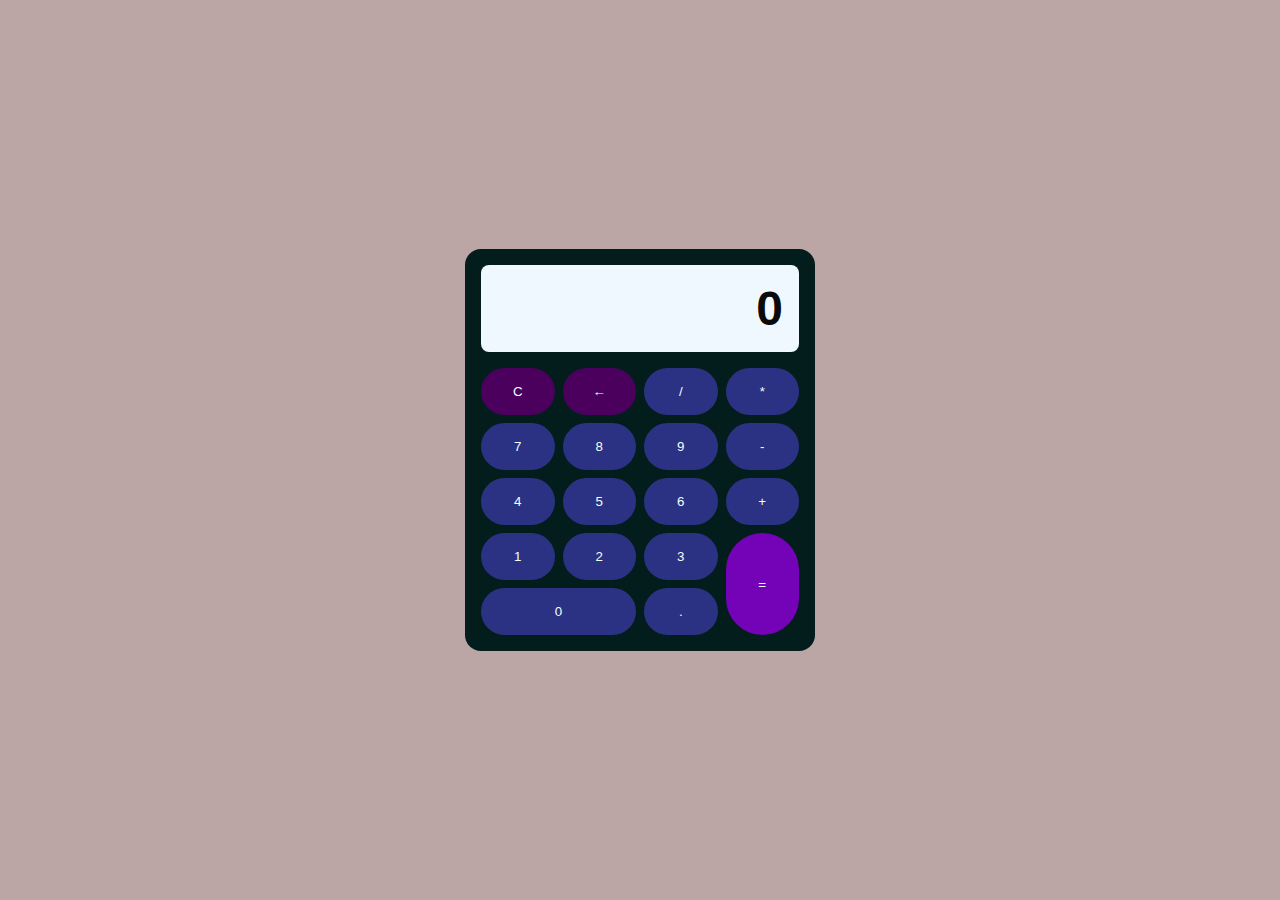
<file: calculadora/index.html>
<!DOCTYPE html>
<html lang="es">
<head>
    <meta charset="UTF-8">
    <meta name="viewport" content="width=device-width, initial-scale=1.0">
    <title>CALCULADORA</title>
    <link rel="stylesheet" href="css/estilos.css">
</head>
<body>
    <DIV class="calculadora">
        <div class="pantalla">0</div>

        <button class="boton" id="limpiar">C</button>
        <button class="boton" id="eliminar">←</button>
        <button class="boton">/</button>
        <button class="boton">*</button>
        <button class="boton">7</button>
        <button class="boton">8</button>
        <button class="boton">9</button>
        <button class="boton">-</button>
        <button class="boton">4</button>
        <button class="boton">5</button>
        <button class="boton">6</button>
        <button class="boton">+</button>
        <button class="boton">1</button>
        <button class="boton">2</button>
        <button class="boton">3</button>
        <button class="boton" id="igual">=</button>
        <button class="boton" id="cero">0</button>
        <button class="boton">.</button>

    </DIV>
    <script src="script.js"></script>
</body>
</html>
</file>
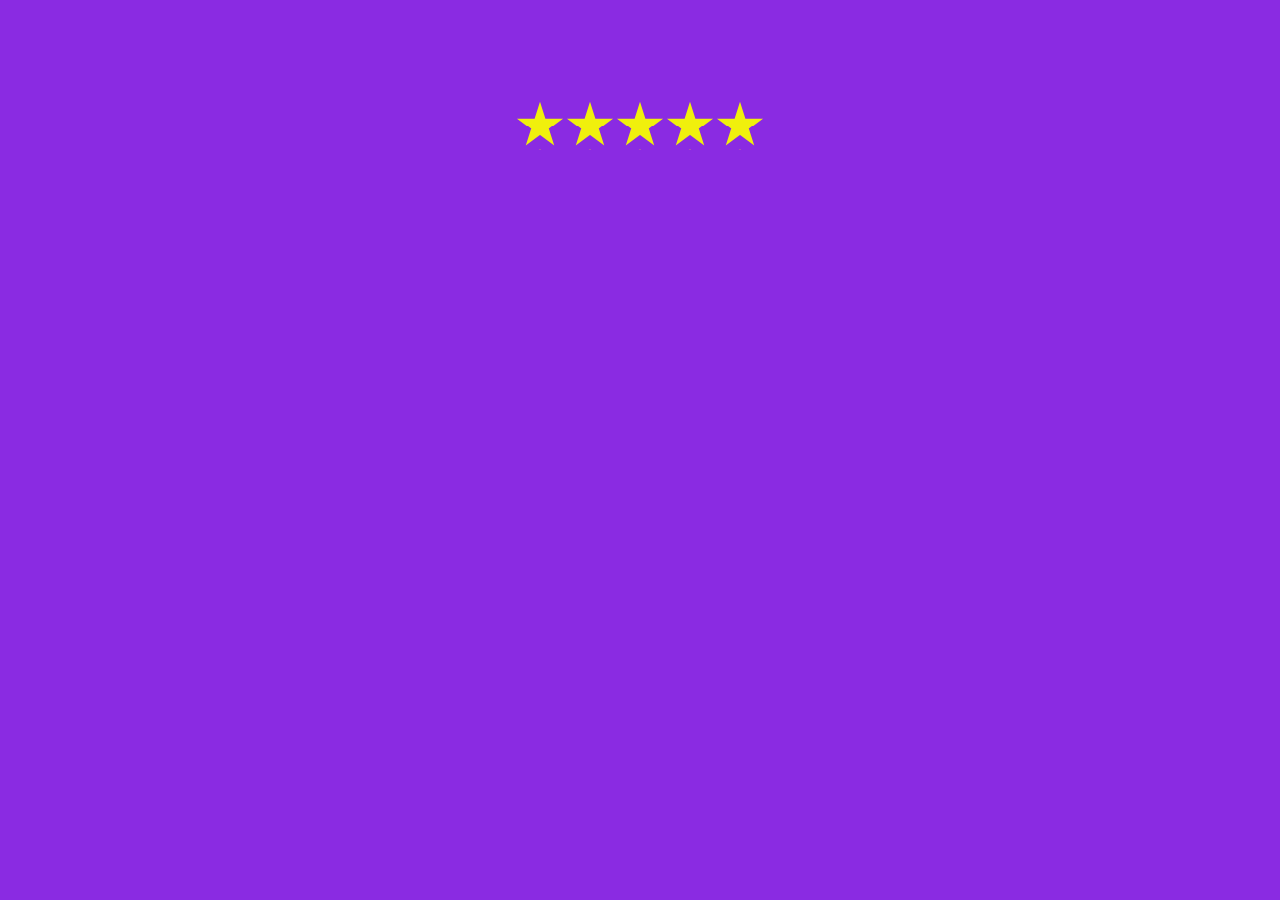
<file: proyecto 6/index.html>
<!DOCTYPE html>
<html lang="es">
<head>
    <meta charset="UTF-8">
    <meta name="viewport" content="width=device-width, initial-scale=1.0">
    <link rel="stylesheet" href="css/index.css">
    <title>Puntaje</title>
</head>
<body>
    <div class="contenedor">
        <div class="puntaje"></div>
    </div>
    <script src="script.js"></script>
</body>
</html>
</file>
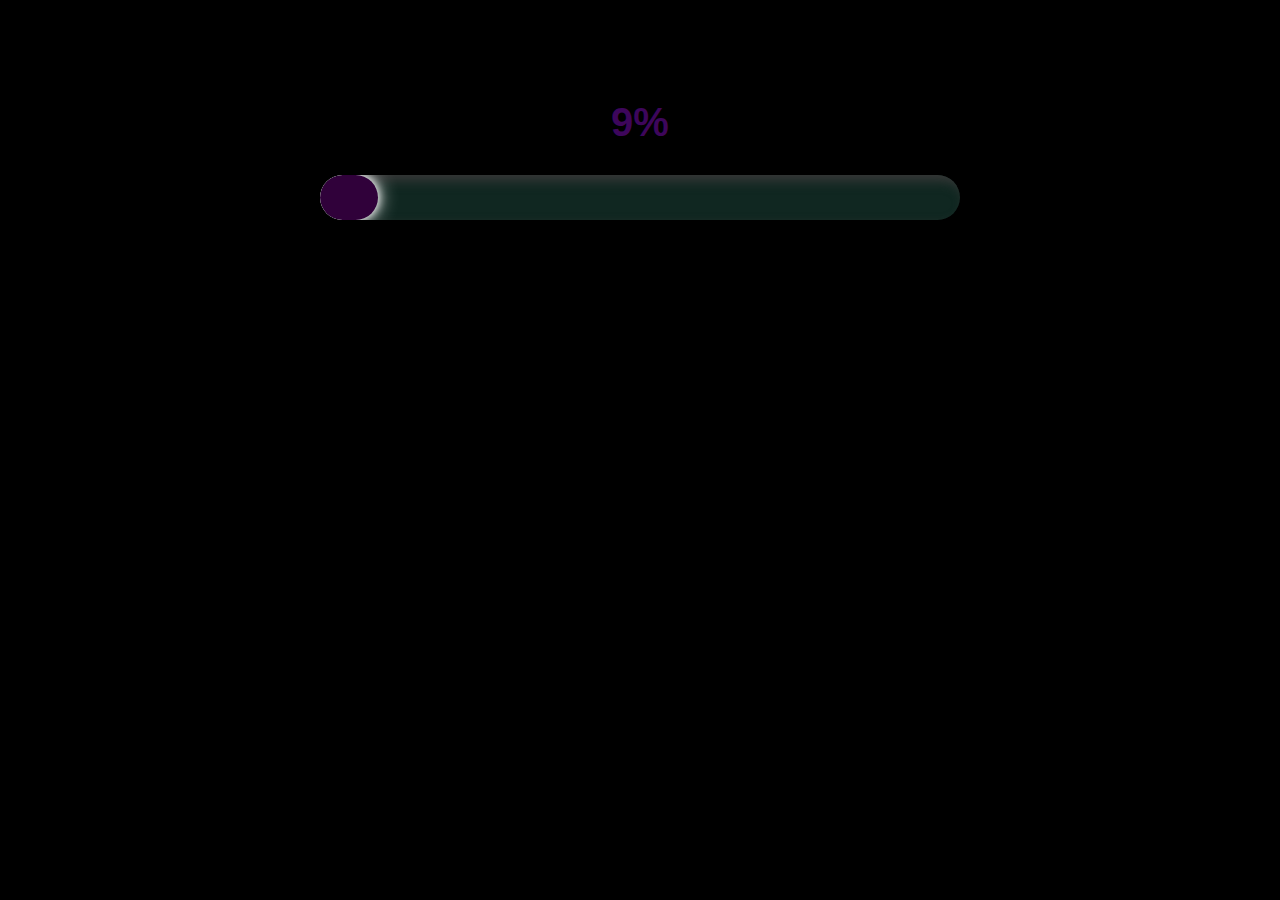
<file: Proyecto_13/Index.html>
<!DOCTYPE html>
<html lang="es">
<head>
    <meta charset="UTF-8">
    <meta name="viewport" content="width=device-width, initial-scale=1.0">
    <title>Barra de Progreso camilo suarez</title>
    <link rel="stylesheet" href="./css/StylesP.css">
</head>
<body>
    <div class="porcentaje">0</div>
    <div class="barra">
        <span class="progreso"></span>
    </div>
    <script src="./Progreso.js"></script>
</body>
</html>
</file>
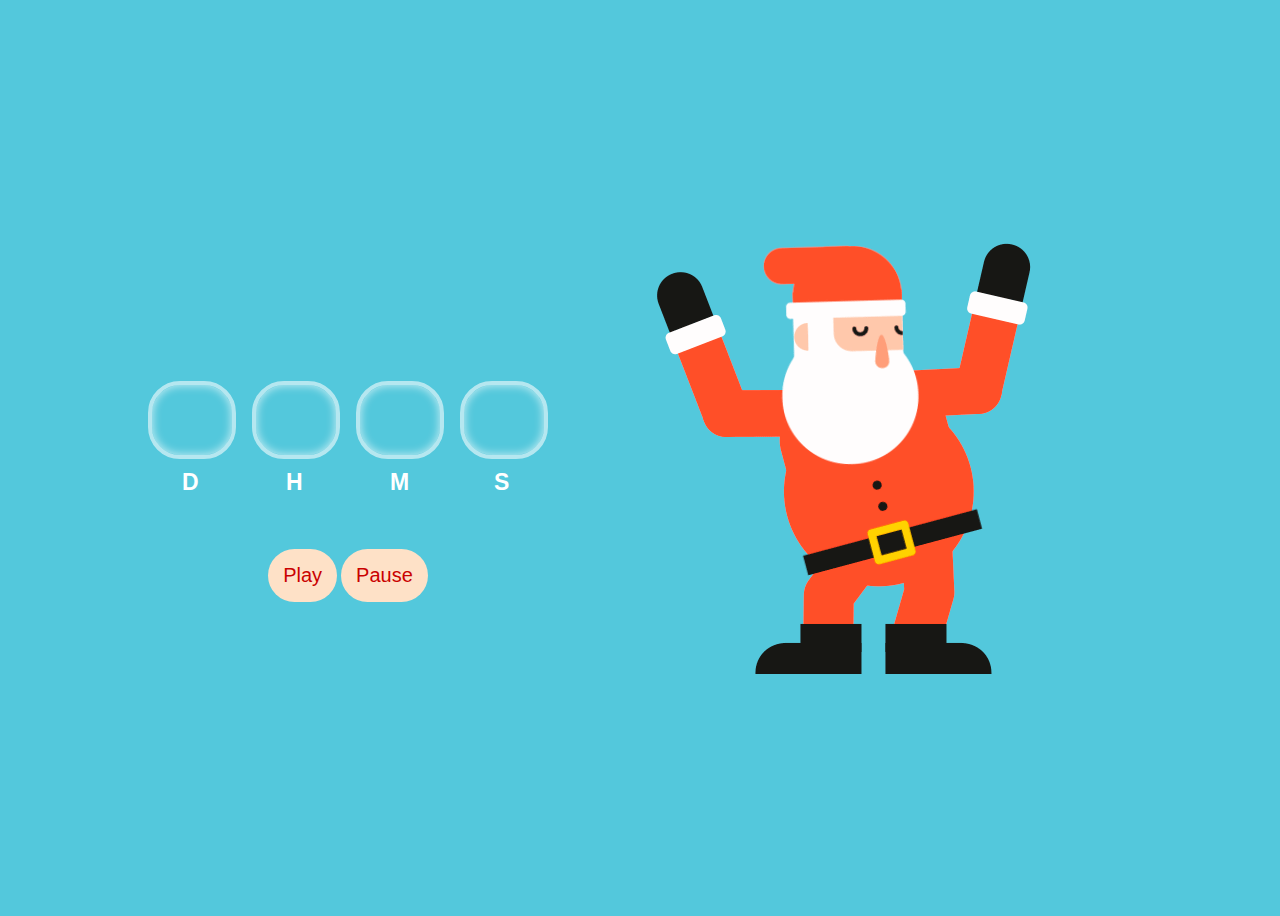
<file: Proyecto_8/Index.html>
<!DOCTYPE html>
<html lang="es">
<head>
    <meta charset="UTF-8">
    <meta name="viewport" content="width=device-width, initial-scale=1.0">
    <title>Navidad</title>
    <link rel="stylesheet" href="./css/StylesN.css">
</head>
<body>
    <div class="contenedorPrincipal">
        <h1 id="mensaje"></h1>

        <div class="cuenta">
            
            <div class="contenedor">
                    <div id="dias"></div> 
            </div>
            <div class="contenedor">
                    <div id="horas"></div>
            </div>
            <div class="contenedor">
                    <div id="minutos"></div>
            </div>
            <div class="contenedor">
                    <div id="segundos"></div>
            </div>
        </div>

        <div class="letras">
            <div class="dia">D</div> 
            <div class="hora">H</div> 
            <div class="minuto">M</div> 
            <div class="segundo">S</div> 
        </div>

        <div class="botones">
            <button id="iniciar">Play</button>
            <button id="detener">Pause</button>
        </div>
    </div>

    <div class="baile">
        <div id="santaInmo" class="santaOff"></div>
    </div>
    <script src="./SantaClaus.js"></script>
</body>
</html>
</file>
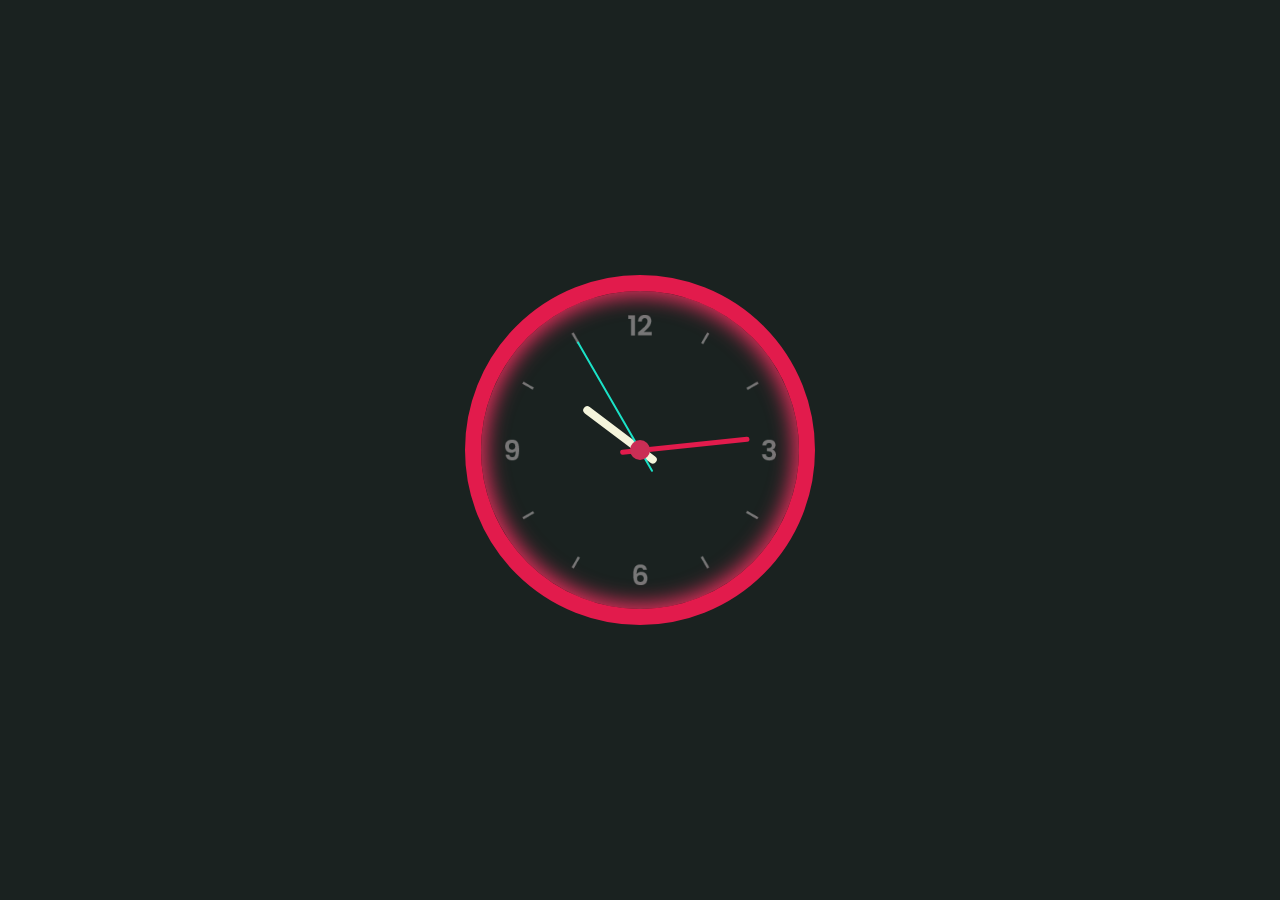
<file: reloj_analogo/index.html>
<!DOCTYPE html>
<html lang="es">
<head>
    <meta charset="UTF-8">
    <meta name="viewport" content="width=device-width, initial-scale=1.0">
    <title>Reloj digital 2 </title>
    <link rel="stylesheet" href="css/style.css">
</head>
<body>
    <div class="reloj">
        <div class="hora"></div>
        <div class="minuto"></div>
        <div class="segundo"></div>
    </div>
    <script src="script.js"></script>
</body>
</html>
</file>
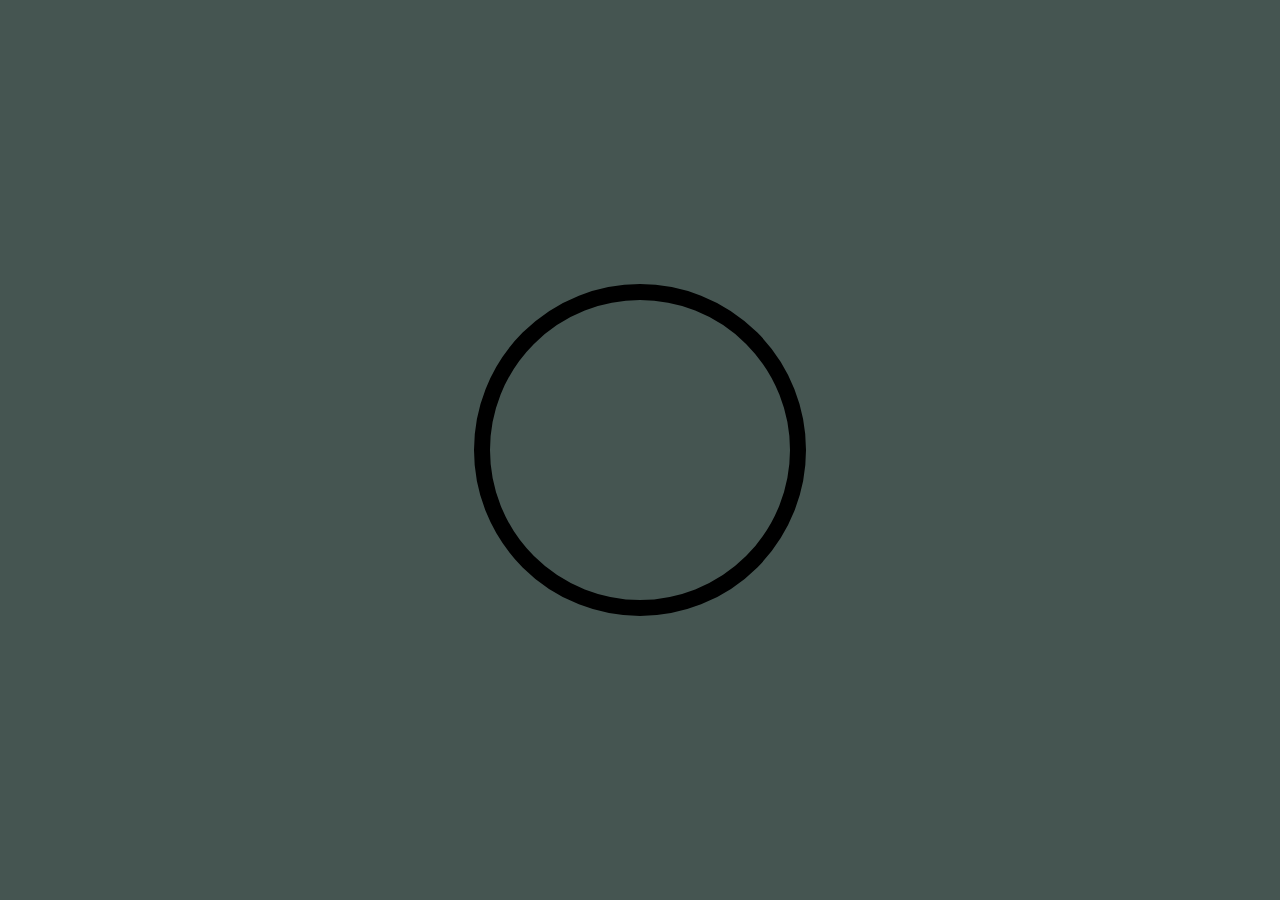
<file: reloj_Digital/index.html>
<!DOCTYPE html>
<html lang="en">
<head>
    <meta charset="UTF-8">
    <meta name="viewport" content="width=device-width, initial-scale=1.0">
    <title>Reloj Digital</title>
    <link rel="stylesheet" href="css/style.css">
</head> 
<body>
    <div class="Reloj"></div>
<script src="script.js"></script>
</body>
</html>
</file>
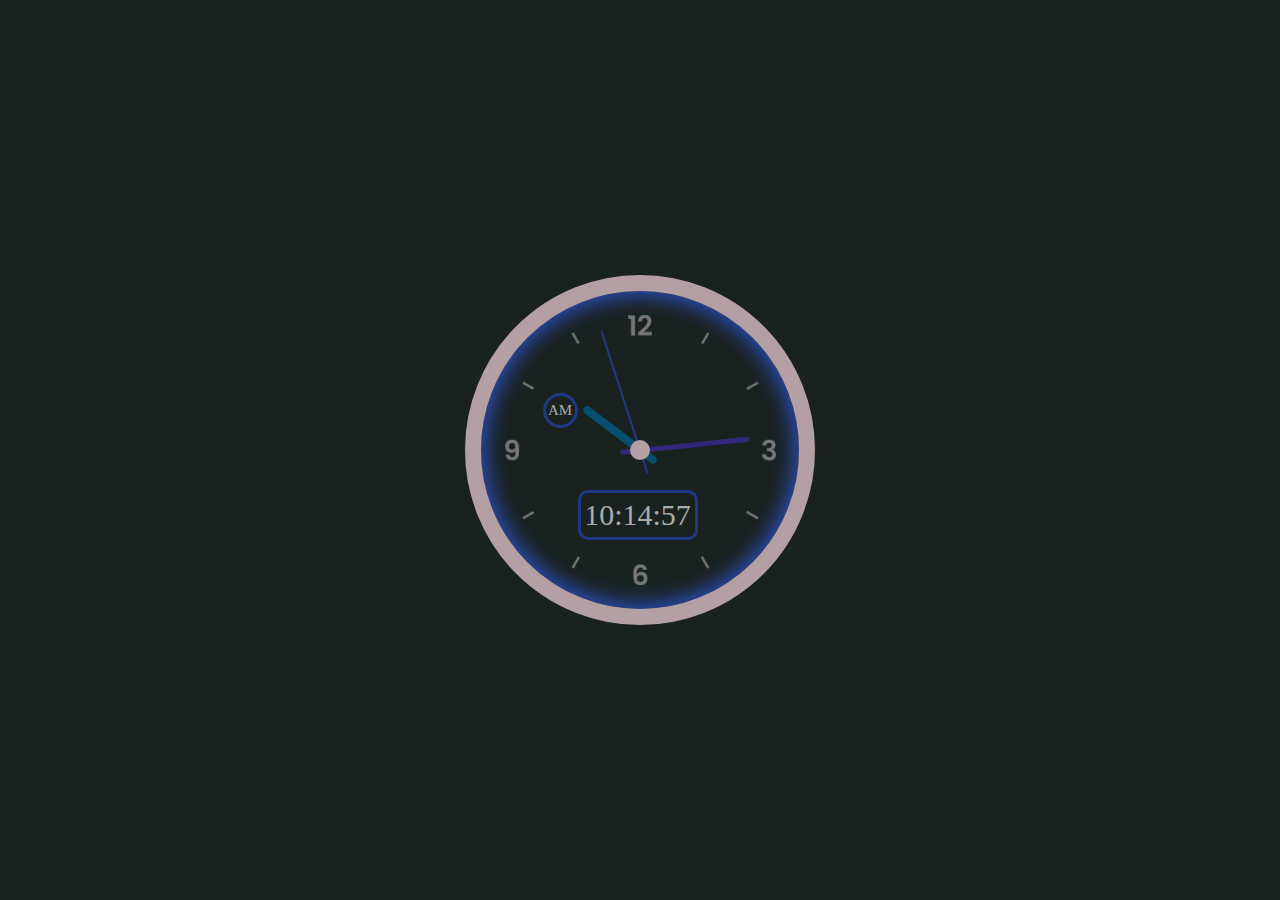
<file: reloj_full/index.html>
<!DOCTYPE html>
<html lang="es">
<head>
    <meta charset="UTF-8">
    <meta name="viewport" content="width=device-width, initial-scale=1.0">
    <title>Reloj digital 2 </title>
    <link rel="stylesheet" href="css/style.css">
</head>
<body>
    <div class="reloj">
        <div class="aop"></div>

        <div class="hora"></div>
        <div class="minuto"></div>
        <div class="segundo"></div>
        
        <div class="Reloj"></div>
    </div>


    <script src="script.js"></script>
</body>
</html>
</file>
<file: calculadora/css/estilos.css>
*{
    margin: 0;
    padding: 0;
    box-sizing: border-box;
    font-family: sans-serif;
}

body{
    min-height: 100vh;
    background-color: rgb(187, 165, 165);
    display: flex;
    justify-content: center;
    align-items: center;
}

.calculadora{
    background-color: rgb(3, 29, 29);
    color: rgb(10, 10, 10);
    display: grid;
    grid-template-columns: repeat(4, 1fr);
    width: 350px;
    padding: 1rem;
    border-radius: 1rem;
    gap: 0.5rem;

}
.pantalla{
    grid-column: 1/5;
    background-color: aliceblue;
    padding: 1rem;
    font-size: 3rem;
    text-align: right;
    border-radius: 0.5rem;
    font-weight: 600;
    margin-bottom: 0.5rem;
}
.boton{
    background-color: rgb(44, 50, 131);
    color: azure;
    border: 0;
    padding: 1rem;
    font-size: 1;
    display: flex;
    justify-content: center;
    align-items: center;
    border-radius: 8rem;
    cursor: pointer;
}

.boton:hover{
    background-color: rgb(153, 0, 255);
}

#cero{
    grid-column: span 2;
}

#igual{
    grid-row: span 2;
    background-color: rgb(116, 2, 182);

}

#igual:hover{
    background-color: rgb(39, 73, 224);
}

#eliminar{
    background-color: rgb(75, 0, 94);
}

#eliminar:hover{
    background-color: rgb(142, 21, 212);
}

#limpiar{
    background-color: rgb(75, 0, 94);
}

#limpiar:hover{
    background-color: rgb(142, 21, 212);
}
</file>
<file: proyecto 6/css/index.css>
body{
    background-color: blueviolet;

}
.puntaje {
    margin-top: 100px;
    display: flex;
    justify-content: center;
    align-items: center;
}

.item {
    background-color: rgb(240, 240, 13);
    width: 50px;
    height: 50px;
    cursor: pointer;
    -webkit-mask-image: url("../img/estrella.svg");
    mask-image: url("../img/estrella.svg") ;
}
.item.selec {
    background-color: rgb(0, 0, 0);
}
</file>
<file: Proyecto_13/css/StylesP.css>
*{
    margin: 0;
    padding: 0;
    box-sizing: border-box;
}

body{
    background-color: black;
}

.barra{
    background-color: #102721;
    height: 45px;
    width: 50%;
    margin: 130px auto;
    box-shadow: inset 6px 6px 12px #383838;
        inset: -6px -6px 12px #404040; 
    overflow: hidden;
    border: none;
    border-radius: 20rem;
}

.progreso{
    height: 100%;
    width: 0;
    background-color: rgb(48, 1, 58);
    box-shadow: 0 0 10px rgb(255, 255, 255),
        0 0 20px rgb(255, 255, 255);
    display: block;
    border-radius: 20rem;
}

.porcentaje{
    font-size: 2.5rem;
    font-family: 'Gill Sans', 'Gill Sans MT', Calibri, 'Trebuchet MS', sans-serif;
    font-weight: bold;
    text-align: center;
    transform: translatey(100px);
    color: rgb(61, 6, 91);
}

body.celebracion{
    background-image:  url("../img/celebracion.gif");
    background-size: cover;
    background-repeat: no-repeat;
}
</file>
<file: Proyecto_8/css/StylesN.css>
body{
    min-height: 100vh;
    min-width: 100vw;
    display: flex;
    align-items: center;
    justify-content: center;
    background-color: rgb(83, 200, 220);
}

#mensaje {
    font-family: Arial, sans-serif; 
    font-size: 28px;
    font-weight: 800;
    color: #f51a1a; 
    height: 30px;
    text-align: center;
}

.contenedor{
height: 70px;
width: 80px;
background-color: #c4b18200;
display: flex;
align-items: center;
justify-content: center;
border-radius: 2rem;
margin:  10px 8px;
box-shadow: inset 0px 0px 9px 1px #ffffff9e; 
border: 4px solid #ffffff92;
}

.cuenta {
    display: flex;
    justify-content: space-around;
    align-items: flex-end;
}

#dias, #horas, #minutos, #segundos {
    font-family: Arial, sans-serif; 
    font-size: 23px;
    font-weight: 800;
    color: white; 
}

.contenedor {
    display: flex;
}

.letras {
    display: flex;
    justify-content: space-around;
}

.dia, .hora, .minuto, .segundo {
    font-family: Arial, Helvetica, sans-serif;
    font-size: 23px;
    font-weight: 800;
    color: white;
    height: 20px;
    width: 20px; 
}

.botones {
    display: flex;
    justify-content: center;
    margin-top: 50px; 
}

.botones button{
    padding: 15px ;
    outline: none;
    border: none;
    margin:  10px 2px;
    color:  rgb(202, 1, 1);
    background: #FEE1C7;
    font-size: 20px;
    font-weight: 500;
    border-radius: 1.7rem;
    cursor: pointer;
}
.botones button.on{
    pointer-events: none;
    opacity: .7;
}

.botones button.boton{
    font-family: 'Franklin Gothic Medium', 'Arial Narrow', Arial, sans-serif;
    background: #FEE1C7;
}


.botones button.botonI{
    background: rgb(202, 1, 1);
    color:#FEE1C7
}

.botones button.botonI:hover {
    background: rgb(1, 202, 35);
    color:#000000
}

.santaOff{
    width: 600px;
    height: 550px;
    display: flex;
    align-items: end;
    justify-content: center;
    background-image: url("../img/papaNoel.png");
    background-repeat: no-repeat;
}

.santaOff.on{
    background-image: url("../img/baile.gif");
}
.santaOnOff{
    width: 100px;
    height: 50px;
    background-color: rgb(253, 93, 0);
    border-radius: 1vh;
    border: .2rem solid rgb(224, 120, 59);
    position: fixed;
    color: antiquewhite;
    align-items: center;
    justify-content: center;
    display: flex;
    font-family: monospace;
    cursor: pointer;
}
.santaOnOff:hover{
    background-color: bisque;
    color: black;
}
</file>
<file: reloj_analogo/css/style.css>
*{
    margin: 0;
    padding: 0;
    box-sizing: border-box;
}
body{
    display: flex;
    align-items: center;
    justify-content: center;
    min-height: 100vh;
    background-color: rgb(26, 34, 32);
}
.reloj{
    width: 350px;
    height: 350px;
    display: flex;
    justify-content: center;
    align-items: center;
    background-image: url(../img/reloj.png);
    background-size: cover;
    border: 1rem solid rgb(226, 27, 76);
    border-radius: 50vh;
    box-shadow: inset 0px 0px 20px 5px rgb(227, 47, 92);

}

.reloj::before{
    content: '';
    position: absolute;
    width: 20px;
    height: 20px;
    background: rgb(202, 46, 85);
    border-radius: 50vh;
    z-index: 10000;
}

.hora{
    width: 140px;
    height: 140px;
}
.minuto{
    width: 220px;
    height: 220px;
}
.segundo{
    width: 250px;
    height: 250px;
}

.hora::before{
    content: '';
    position: absolute;
    width: 8px;
    height: 90px;
    background: beige;
    z-index: 10;
    border-radius: 50vh;
}

.minuto::before{
    content: '';
    position: absolute;
    width: 5px;
    height: 130px;
    background: rgb(226, 27, 76);
    z-index: 11;
    border-radius: 50vh;
}

.segundo::before{
    content: '';
    position: absolute;
    width: 1.8px;
    height: 150px;
    background: rgb(27, 226, 199);
    z-index: 12;
    border-radius: 50vh;
}


.hora, .minuto, .segundo{
    display: flex;
    justify-content: center;
    position: absolute;
    border-radius: 50vh;
}
</file>
<file: reloj_Digital/css/style.css>
body{
margin: 0;
min-height: 100vh;
display: grid;
justify-content: center;
align-items: center;
background-color: rgb(69, 85, 81);
}

.Reloj{
    border: 1rem solid rgb(0, 0, 0);
    width: 300px;
    height: 300px;
    display: flex;
    justify-content: center;
    align-items: center;
    border-radius: 50vh;
    color: rgba(23, 250, 7, 0.637);
    font-size: 80px;
}
</file>
<file: reloj_full/css/style.css>
*{
    margin: 0;
    padding: 0;
    box-sizing: border-box;
}
body{
    display: flex;
    align-items: center;
    justify-content: center;
    min-height: 100vh;
    background-color: rgb(26, 34, 32);
}
.reloj{
    width: 350px;
    height: 350px;
    display: flex;
    justify-content: center;
    align-items: center;
    background-image: url(../img/reloj.png);
    background-size: cover;
    border: 1rem solid rgb(180, 159, 164);
    border-radius: 50vh;
    box-shadow: inset 0px 0px 20px 5px rgb(42, 78, 186);

}

.reloj::before{
    content: '';
    position: absolute;
    width: 20px;
    height: 20px;
    background: rgb(180, 159, 164);
    border-radius: 50vh;
    z-index: 10000;
}

.hora{
    width: 140px;
    height: 140px;
}
.minuto{
    width: 220px;
    height: 220px;
}
.segundo{
    width: 250px;
    height: 250px;
}

.hora::before{
    content: '';
    position: absolute;
    width: 8px;
    height: 90px;
    background: rgb(6, 79, 113);
    z-index: 10;
    border-radius: 50vh;
}

.minuto::before{
    content: '';
    position: absolute;
    width: 5px;
    height: 130px;
    background: rgb(50, 39, 122);
    z-index: 11;
    border-radius: 50vh;
}

.segundo::before{
    content: '';
    position: absolute;
    width: 1.8px;
    height: 150px;
    background: rgb(30, 56, 133);
    z-index: 12;
    border-radius: 50vh;
}


.hora, .minuto, .segundo{
    display: flex;
    justify-content: center;
    position: absolute;
    border-radius: 50vh;
} 

/*segundo reloj*/

    
    .Reloj{
        border: 3.5px solid rgb(30, 56, 133);
        position: relative;
        border-radius: 10px;
        top: 65px;
        left: -20px;
        width: 120px;
        height: 50px;
        display: flex;
        justify-content: center;
        align-items: center;
        color: rgba(255, 255, 255, 0.637);
        font-size: 30px;
    }


/*am o pm*/
.aop{
    border: 3.5px solid rgb(30, 56, 133);
        position: relative;
        border-radius: 25vh;
        top: -40px;
        left: -20px;
        width: 35px;
        height: 35px;
        display: flex;
        justify-content: center;
        align-items: center;
        color: rgba(255, 255, 255, 0.637);
        font-size: 15px;
    }
</file>
